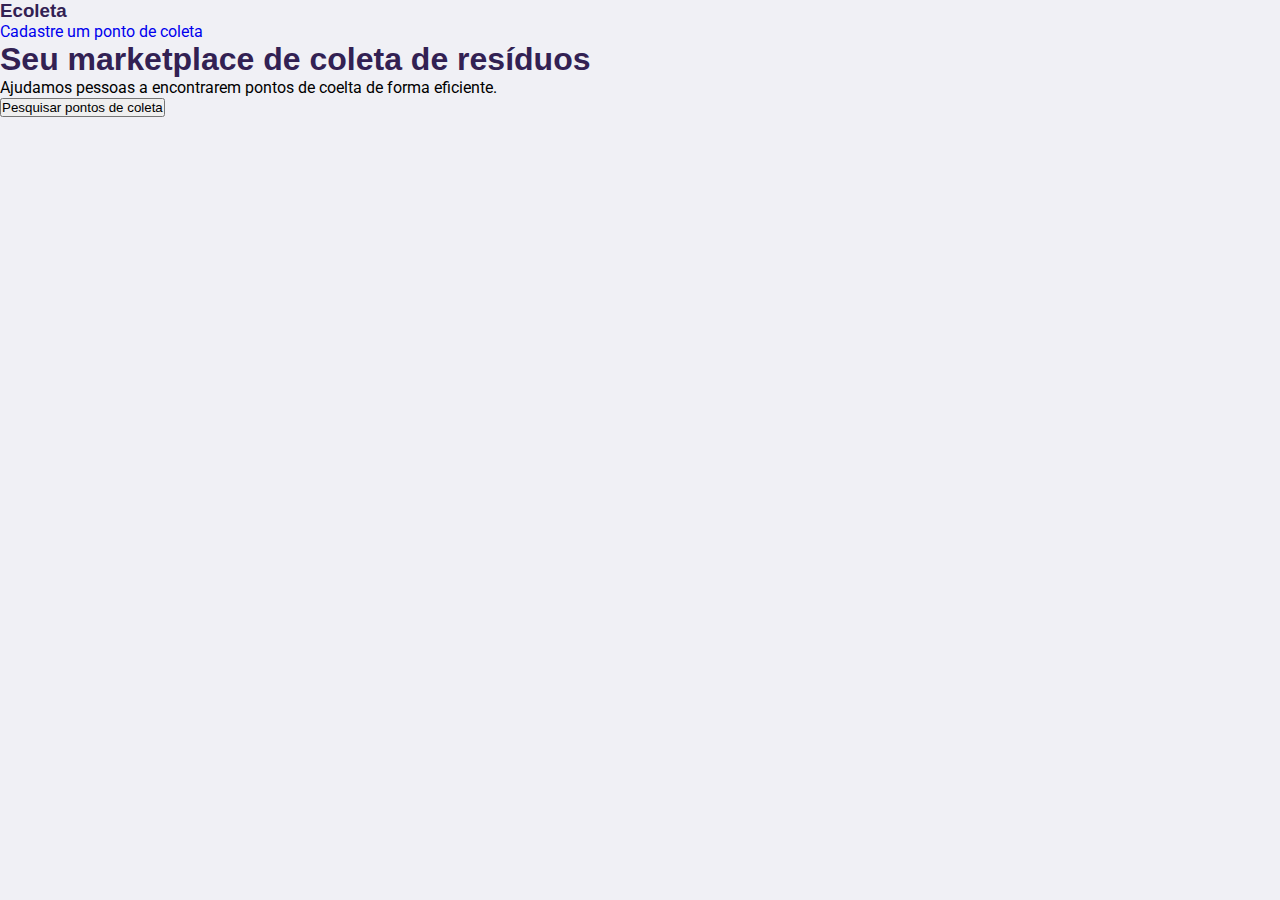
<file: index.html>
<!DOCTYPE html>
<html lang="pt_br">
<head>
  <meta charset="UTF-8">
  <meta name="viewport" content="width=device-width, initial-scale=1.0">
  <title>Ecoleta</title>

  <link href="https://fonts.googleapis.com/css2?family=Roboto:wght@300;700&display=swap" rel="stylesheet">

  <link rel="stylesheet" href="/styles/main.css">
  <link rel="stylesheet" href="/styles/home.css">

  <link rel="stylesheet" href="/styles/responsive.css">


</head>
<body>
  <div>
    <header>
      <h3>Ecoleta</h3>
      <a href="http://google.com.br">Cadastre um ponto de coleta</a>
    </header>


    <h1>Seu marketplace de coleta de resíduos</h1>

    <p>Ajudamos pessoas a encontrarem pontos de coelta de forma eficiente.</p>

    <button>Pesquisar pontos de coleta</button>

  </div>
</body>
</html>
</file>
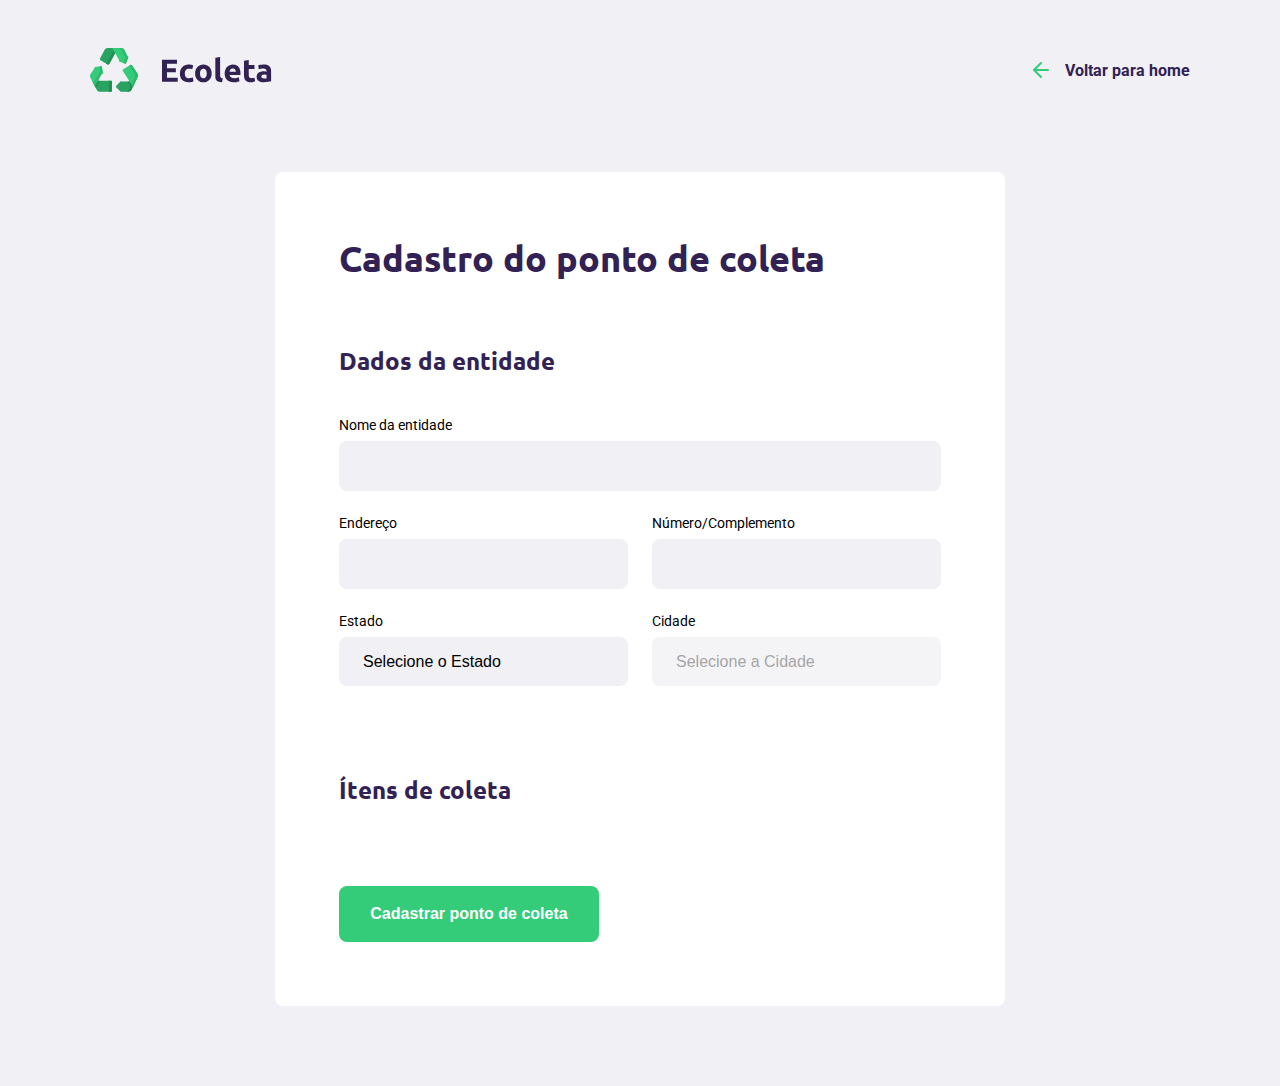
<file: create-point.html>
<!DOCTYPE html>
<html lang="pt_br">

<head>
  <meta charset="UTF-8">
  <meta name="viewport" content="width=device-width, initial-scale=1.0">
  <title>Criar um ponto de coleta</title>

  <link href="https://fonts.googleapis.com/css2?family=Roboto&family=Ubuntu:wght@700&display=swap" rel="stylesheet">

  <link rel="stylesheet" href="/styles/main.css">
  <link rel="stylesheet" href="/styles/create-point.css">

  <link rel="stylesheet" href="/styles/responsive.css">



</head>

<body>

  <div id="page-create-point">


    <header>
      <img src="/assets/logo.svg" alt="Logomarca">
      <a href="http://google.com.br">
        <span></span>
        Voltar para home
      </a>
    </header>

    <form action="">

      <h1>Cadastro do ponto de coleta</h1>

      <fieldset>
        <legend>
          <h2>Dados da entidade</h2>
        </legend>


        <div class="field">
          <label for="name">Nome da entidade</label>
          <input type="text" name="name">
        </div>

        <div class="field-group">
          <div class="field">
            <label for="address">Endereço</label>
            <input type="text" name="address">
          </div>
          <div class="field">
            <label for="address2">Número/Complemento</label>
            <input type="text" name="address2">
          </div>
        </div>

        <div class="field-group">
          <div class="field">
            <label for="state">Estado</label>
            <select name="uf">
              <option value="">Selecione o Estado</option>
            </select>

            <input type="hidden" name="state">
          </div>

          <div class="field">
            <label for="city">Cidade</label>
            <select name="city" disabled>
              <option value="">Selecione a Cidade</option>
            </select>
          </div>

        </div>

      </fieldset>

      <fieldset>
        <legend>
          <h2>Ítens de coleta</h2>
        </legend>
      </fieldset>

      <button type="submit">Cadastrar ponto de coleta</button>

    </form>

  </div>

<script src="/scripts/create-point.js"></script>

</body>

</html>
</file>
<file: styles/main.css>
:root {
  --title-color: #322153;
  --primary-color: #34cb79;
}

* {
  margin: 0;
  padding: 0;
  box-sizing: border-box;
}

html {
  font-family: Roboto, sans-serif;
}

body {
  background: #f0f0f5;
  -webkit-font-smoothing: antialiased;
}

a {
  text-decoration: none;
}

h1, h2, h3, h4, h5, h6{
  font-family: Ubuntu, sans-serif;
  color: var(--title-color);
}

/* BOX MODEL

modelo de caixa
toda caixa tem
largura, altura, espaçamentos, preenchimentos,
borda, cor, fundo, maneira que é vista pelo html(display)
posicionamento, alinhamentos
*/
</file>
<file: styles/home.css>
#page-home {
  height: 100vh;

  background: url('../assets/home-background.svg') no-repeat;
  background-position: 35vw bottom;
}

#page-home .content {
  width: 90%;
  max-width: 1100px;
  height: 100%;

  margin: 0 auto;

  display: flex;
  flex-direction: column;
}

#page-home header {

  margin-top: 48px;

  display: flex;
  align-items: center;
  justify-content: space-between;
}

#page-home header a {
  display: flex;

  color: var(--title-color);
  font-weight: 700;
}

#page-home header a span {
  margin-right: 16px;
  display: flex;

  background-image: url("../assets/log-in.svg");

  width: 20px;
  height: 20px;
}

#page-home main {
  max-width: 560px;

  flex: 1;

  display: flex;
  flex-direction: column;
  justify-content: center;
}

#page-home main h1 {
  font-size: 54px;
}

#page-home main p {
  font-size: 24px;
  line-height: 38px;
  margin-top: 24px;
}

#page-home main a {
  width: 100%;
  max-width: 360px;
  height: 72px;

  border-radius: 8px;

  display: flex;
  align-items: center;

  margin-top: 40px;

  background-color: var(--primary-color);

  transition: 300ms;
}

#page-home main a:hover {
  background-color: #2fb86e
}

#page-home main a span{
  width: 72px;
  height: 72px;

  border-top-left-radius: 8px;
  border-bottom-left-radius: 8px;

  background-color: rgba(0, 0, 0, 0.08);

  displat: flex;
  align-items: center;
  justify-content: center;
}

#page-home main a span::after {
  content: "";
  background-image: url('../assets/search.svg');

  width: 20px;
  height: 20px;
}

#page-home main a strong {
  flex: 1;
  color: white;
  text-align: center;
}
</file>
<file: styles/responsive.css>
@media (max-width: 900px) {
  #page-home {
    background-position-x: 70vw;
  }

  #page-home .content {
    align-items: center;
    text-align: center;
  }

  #page-home header a {
    position: absolute;
    bottom: 48px;

    left: 50%;
    transform: translateX(-50%);
  }

  #page-home main {
    align-items: center;
  }

}
</file>
<file: styles/create-point.css>
#page-create-point {
  width: 90%;
  max-width: 1100px;

  /*alinhamento da caixa pelo lado de fora*/
  margin: 0 auto;
}

#page-create-point header {
  margin-top: 48px;

  display: flex;
  justify-content: space-between;
  align-items: center;
}

#page-create-point header a {
  color: var(--title-color);
  font-weight: bold;

  display: flex;
  align-items: center;
}

#page-create-point header a span {
  margin-right: 16px;
  background-image: url(../assets/arrow-left.svg);

  display: flex;

  width: 20px;
  height: 24px;
}

form {
  background-color: white;

  margin: 80px auto;
  /*preenchimento*/
  padding: 64px;

  border-radius: 8px;

  max-width: 730px;
}

form h1 {
  font-size: 36px;
}

form fieldset {
  margin-top: 64px;

  border: 0;
}

form legend {
  margin-bottom: 40px;
}

form legend h2 {
  font-size: 24px;
}

form .field {
  flex: 1;

  display: flex;
  flex-direction: column;

  margin-bottom: 24px;
}

form .field-group {
  display: flex;
}

form input,
form select {
  background-color: #f0f0f5;

  border: 0;
  padding: 16px 24px;
  font-size: 16px;

  border-radius: 8px;
}

form select {
  -webkit-appearance: none;
  -moz-appearance: none;
  appearance: none;
}

form label {
  font-size: 14px;
  margin-bottom: 8px;
}

form .field-group .field + .field {
  margin-left: 24px;
}

form button {
  width: 260px;
  height: 56px;

  background-color: var(--primary-color);
  border-radius: 8px;

  color: white;
  font-weight: bold;
  font-size: 16px;

  border: 0;

  margin-top: 40px;

  transition: background-color 300ms;
}

form button:hover {
  background-color: #2fb86e;
}
</file>
